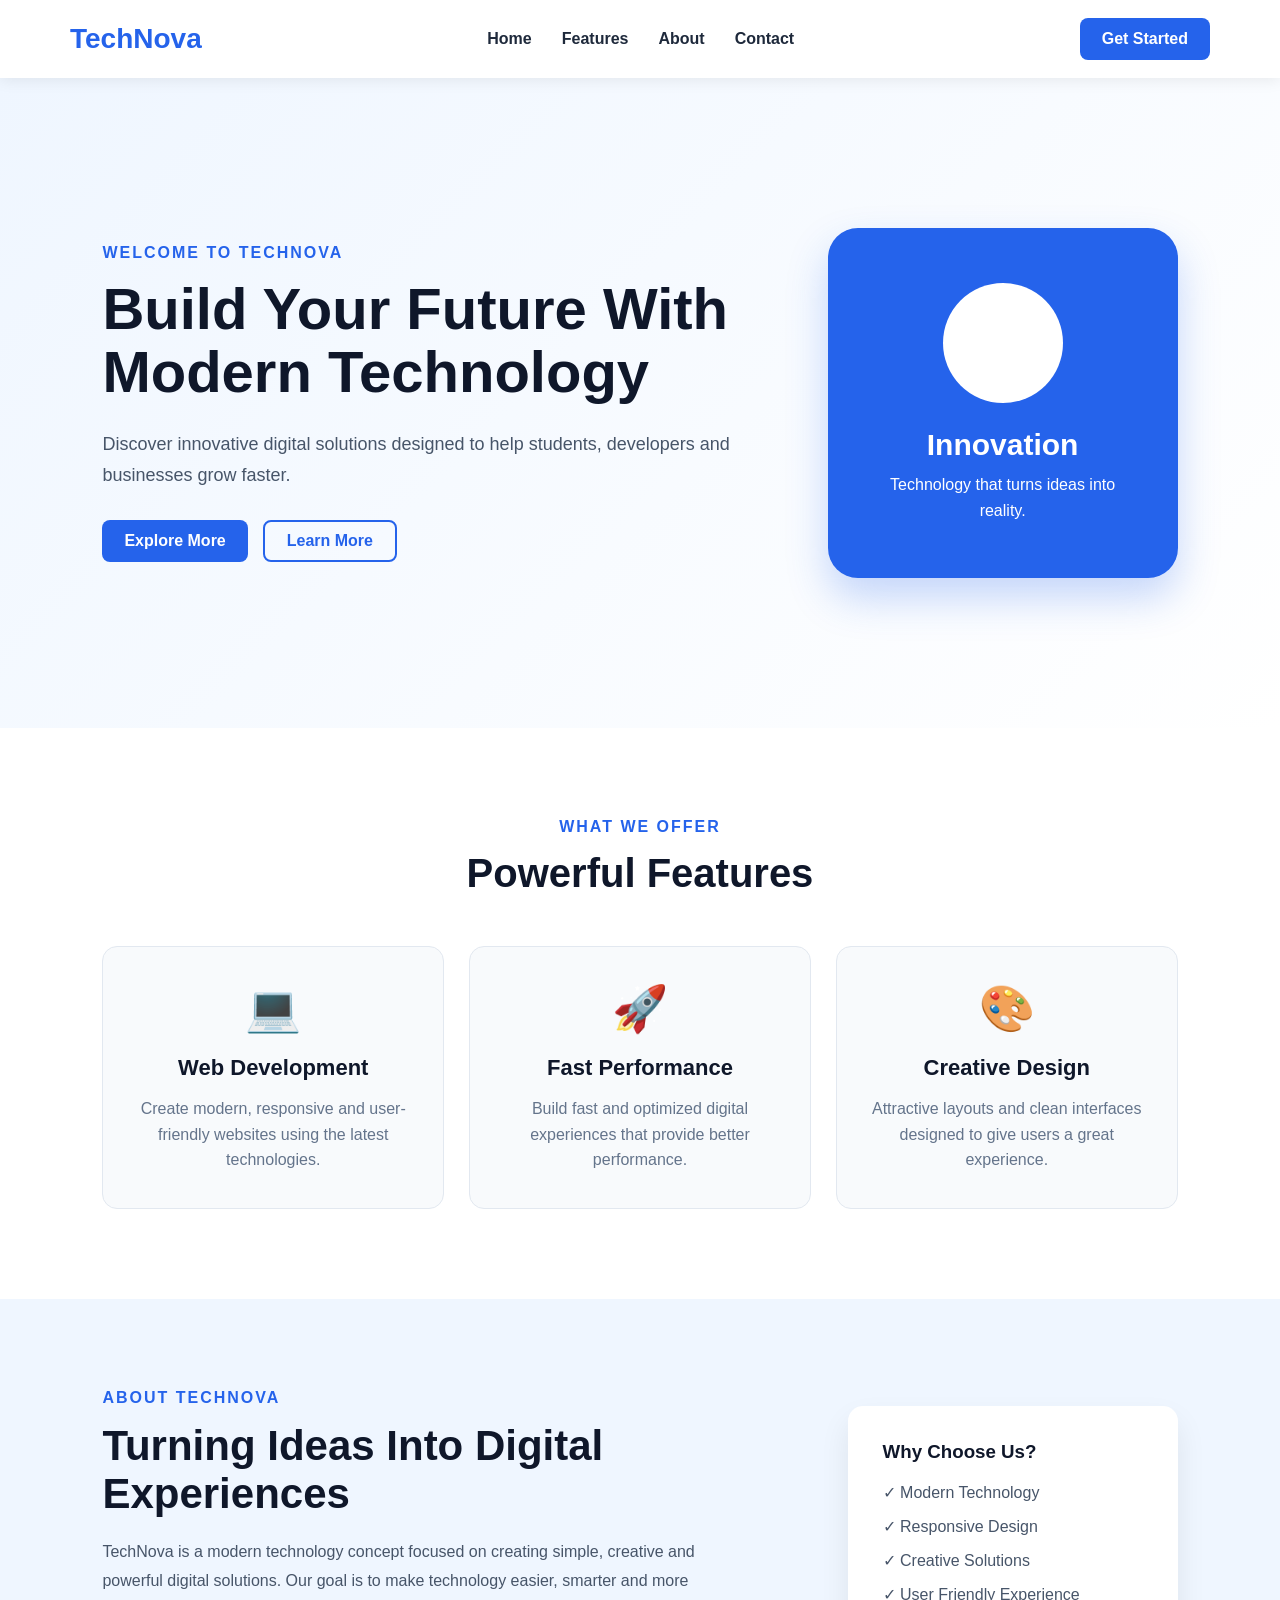
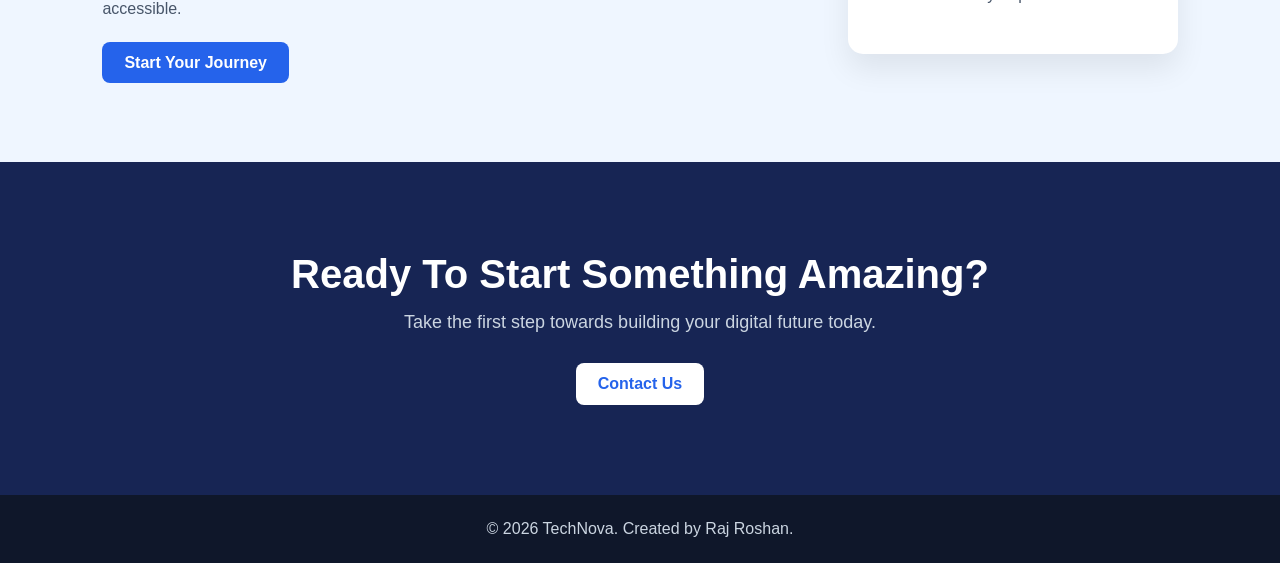
<file: index.html>
<!DOCTYPE html>
<html lang="en">
<head>
    <meta charset="UTF-8">
    <meta name="viewport" content="width=device-width, initial-scale=1.0">
    <title>TechNova - Landing Page</title>
    <link rel="stylesheet" href="style.css">
</head>

<body>

    <!-- Navigation -->
    <header>
        <nav class="navbar">
            <div class="logo">TechNova</div>

            <ul class="nav-links">
                <li><a href="#home">Home</a></li>
                <li><a href="#features">Features</a></li>
                <li><a href="#about">About</a></li>
                <li><a href="#contact">Contact</a></li>
            </ul>

            <a href="#contact" class="nav-btn">Get Started</a>
        </nav>
    </header>

    <!-- Hero Section -->
    <section class="hero" id="home">
        <div class="hero-content">
            <p class="small-title">WELCOME TO TECHNOVA</p>

            <h1>Build Your Future With Modern Technology</h1>

            <p class="hero-text">
                Discover innovative digital solutions designed to help
                students, developers and businesses grow faster.
            </p>

            <div class="hero-buttons">
                <a href="#features" class="primary-btn">Explore More</a>
                <a href="#about" class="secondary-btn">Learn More</a>
            </div>
        </div>

        <div class="hero-card">
            <div class="circle"></div>
            <h2>Innovation</h2>
            <p>Technology that turns ideas into reality.</p>
        </div>
    </section>

    <!-- Features -->
    <section class="features" id="features">
        <div class="section-heading">
            <p>WHAT WE OFFER</p>
            <h2>Powerful Features</h2>
        </div>

        <div class="feature-container">

            <div class="feature-card">
                <div class="icon">💻</div>
                <h3>Web Development</h3>
                <p>
                    Create modern, responsive and user-friendly websites
                    using the latest technologies.
                </p>
            </div>

            <div class="feature-card">
                <div class="icon">🚀</div>
                <h3>Fast Performance</h3>
                <p>
                    Build fast and optimized digital experiences that
                    provide better performance.
                </p>
            </div>

            <div class="feature-card">
                <div class="icon">🎨</div>
                <h3>Creative Design</h3>
                <p>
                    Attractive layouts and clean interfaces designed
                    to give users a great experience.
                </p>
            </div>

        </div>
    </section>

    <!-- About -->
    <section class="about" id="about">
        <div class="about-text">
            <p class="section-label">ABOUT TECHNOVA</p>

            <h2>Turning Ideas Into Digital Experiences</h2>

            <p>
                TechNova is a modern technology concept focused on creating
                simple, creative and powerful digital solutions. Our goal is
                to make technology easier, smarter and more accessible.
            </p>

            <a href="#contact" class="primary-btn">Start Your Journey</a>
        </div>

        <div class="about-box">
            <h3>Why Choose Us?</h3>
            <p>✓ Modern Technology</p>
            <p>✓ Responsive Design</p>
            <p>✓ Creative Solutions</p>
            <p>✓ User Friendly Experience</p>
        </div>
    </section>

    <!-- Call To Action -->
    <section class="cta" id="contact">
        <h2>Ready To Start Something Amazing?</h2>

        <p>
            Take the first step towards building your digital future today.
        </p>

        <a href="mailto:rajroshanktr91@gmail.com" class="cta-btn">
            Contact Us
        </a>
    </section>

    <!-- Footer -->
    <footer>
        <p>© 2026 TechNova. Created by Raj Roshan.</p>
    </footer>

</body>
</html>
</file>
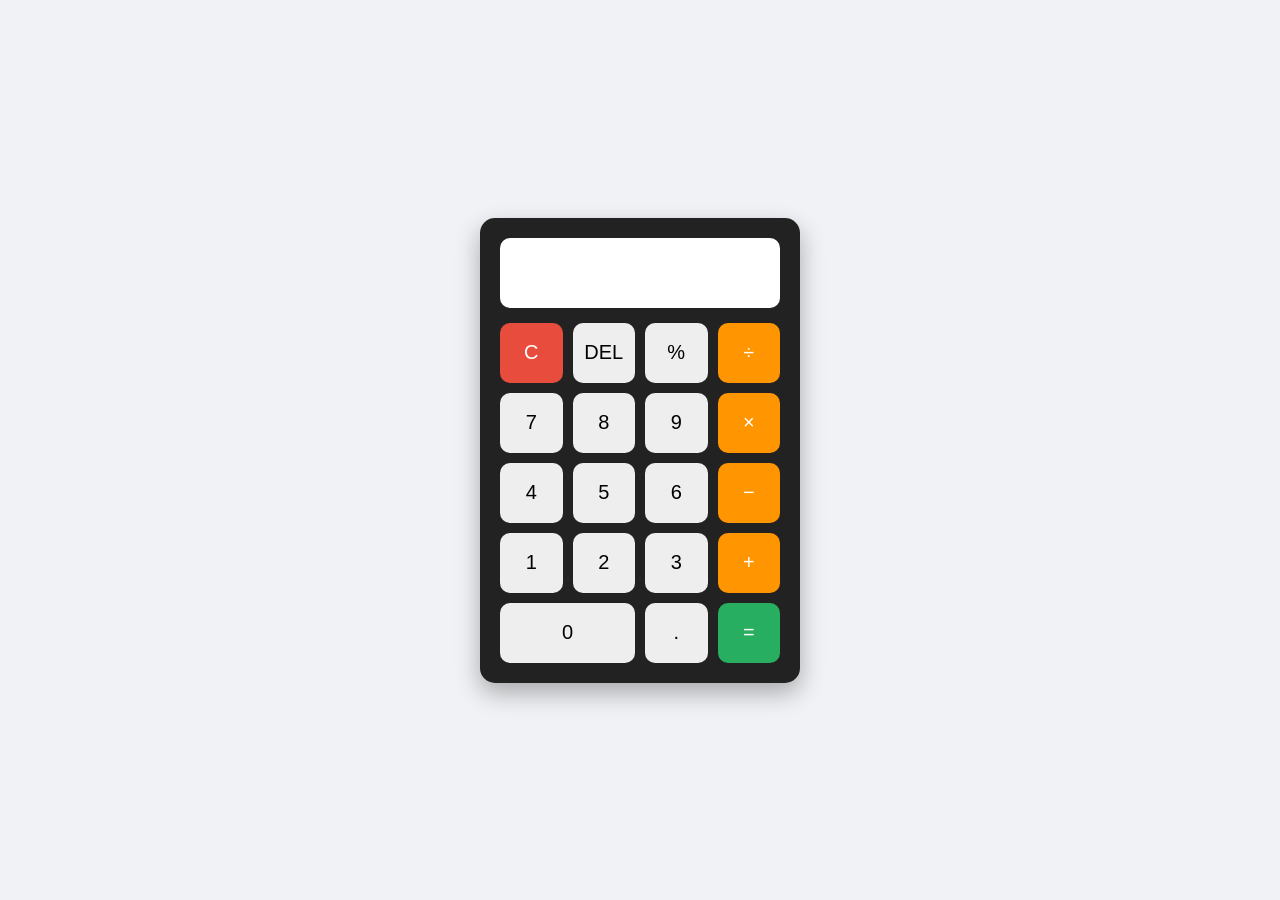
<file: Task3-Calculator/index.html>
<!DOCTYPE html>
<html lang="en">
<head>
    <meta charset="UTF-8">
    <meta name="viewport" content="width=device-width, initial-scale=1.0">
    <title>Calculator</title>
    <link rel="stylesheet" href="style.css">
</head>

<body>

<div class="calculator">
    <input type="text" id="display" readonly>

    <div class="buttons">
        <button onclick="clearDisplay()" class="clear">C</button>
        <button onclick="deleteLast()">DEL</button>
        <button onclick="appendValue('%')">%</button>
        <button onclick="appendValue('/')" class="operator">÷</button>

        <button onclick="appendValue('7')">7</button>
        <button onclick="appendValue('8')">8</button>
        <button onclick="appendValue('9')">9</button>
        <button onclick="appendValue('*')" class="operator">×</button>

        <button onclick="appendValue('4')">4</button>
        <button onclick="appendValue('5')">5</button>
        <button onclick="appendValue('6')">6</button>
        <button onclick="appendValue('-')" class="operator">−</button>

        <button onclick="appendValue('1')">1</button>
        <button onclick="appendValue('2')">2</button>
        <button onclick="appendValue('3')">3</button>
        <button onclick="appendValue('+')" class="operator">+</button>

        <button onclick="appendValue('0')" class="zero">0</button>
        <button onclick="appendValue('.')">.</button>
        <button onclick="calculate()" class="equal">=</button>
    </div>
</div>

<script>
    const display = document.getElementById("display");

    function appendValue(value) {
        display.value += value;
    }

    function clearDisplay() {
        display.value = "";
    }

    function deleteLast() {
        display.value = display.value.slice(0, -1);
    }

    function calculate() {
        try {
            display.value = eval(display.value);
        } catch {
            display.value = "Error";
        }
    }
</script>

</body>
</html>
</file>
<file: style.css>
* {
    margin: 0;
    padding: 0;
    box-sizing: border-box;
    scroll-behavior: smooth;
}

body {
    font-family: Arial, Helvetica, sans-serif;
    color: #172554;
    background: #ffffff;
}

/* Navbar */

header {
    width: 100%;
    background: #ffffff;
    box-shadow: 0 2px 15px rgba(0, 0, 0, 0.08);
    position: sticky;
    top: 0;
    z-index: 1000;
}

.navbar {
    max-width: 1200px;
    margin: auto;
    padding: 18px 30px;
    display: flex;
    align-items: center;
    justify-content: space-between;
}

.logo {
    font-size: 28px;
    font-weight: bold;
    color: #2563eb;
}

.nav-links {
    display: flex;
    gap: 30px;
    list-style: none;
}

.nav-links a {
    text-decoration: none;
    color: #1e293b;
    font-weight: 600;
}

.nav-links a:hover {
    color: #2563eb;
}

.nav-btn,
.primary-btn,
.cta-btn {
    text-decoration: none;
    background: #2563eb;
    color: white;
    padding: 12px 22px;
    border-radius: 8px;
    font-weight: bold;
}

.nav-btn:hover,
.primary-btn:hover,
.cta-btn:hover {
    background: #1d4ed8;
}

/* Hero */

.hero {
    min-height: 650px;
    padding: 80px 8%;
    display: flex;
    align-items: center;
    justify-content: space-between;
    gap: 60px;
    background: linear-gradient(135deg, #eff6ff, #ffffff);
}

.hero-content {
    max-width: 650px;
}

.small-title,
.section-label,
.section-heading p {
    color: #2563eb;
    font-weight: bold;
    letter-spacing: 2px;
    margin-bottom: 15px;
}

.hero h1 {
    font-size: 58px;
    line-height: 1.1;
    margin-bottom: 25px;
    color: #0f172a;
}

.hero-text {
    font-size: 18px;
    line-height: 1.7;
    color: #475569;
    margin-bottom: 30px;
}

.hero-buttons {
    display: flex;
    gap: 15px;
}

.secondary-btn {
    text-decoration: none;
    border: 2px solid #2563eb;
    color: #2563eb;
    padding: 10px 22px;
    border-radius: 8px;
    font-weight: bold;
}

.secondary-btn:hover {
    background: #2563eb;
    color: white;
}

/* Hero Card */

.hero-card {
    width: 350px;
    height: 350px;
    border-radius: 30px;
    background: #2563eb;
    color: white;
    display: flex;
    flex-direction: column;
    justify-content: center;
    align-items: center;
    text-align: center;
    box-shadow: 0 20px 40px rgba(37, 99, 235, 0.25);
}

.circle {
    width: 120px;
    height: 120px;
    border-radius: 50%;
    background: white;
    margin-bottom: 25px;
}

.hero-card h2 {
    font-size: 30px;
    margin-bottom: 10px;
}

.hero-card p {
    width: 240px;
    line-height: 1.6;
}

/* Features */

.features {
    padding: 90px 8%;
    text-align: center;
}

.section-heading h2 {
    font-size: 40px;
    color: #0f172a;
    margin-bottom: 50px;
}

.feature-container {
    max-width: 1100px;
    margin: auto;
    display: grid;
    grid-template-columns: repeat(3, 1fr);
    gap: 25px;
}

.feature-card {
    padding: 35px 25px;
    border-radius: 15px;
    background: #f8fafc;
    border: 1px solid #e2e8f0;
    transition: 0.3s;
}

.feature-card:hover {
    transform: translateY(-8px);
    box-shadow: 0 15px 30px rgba(0, 0, 0, 0.08);
}

.icon {
    font-size: 45px;
    margin-bottom: 20px;
}

.feature-card h3 {
    font-size: 22px;
    margin-bottom: 15px;
    color: #0f172a;
}

.feature-card p {
    line-height: 1.6;
    color: #64748b;
}

/* About */

.about {
    padding: 90px 8%;
    background: #eff6ff;
    display: flex;
    align-items: center;
    justify-content: space-between;
    gap: 60px;
}

.about-text {
    max-width: 650px;
}

.about h2 {
    font-size: 42px;
    color: #0f172a;
    margin-bottom: 20px;
}

.about-text > p:not(.section-label) {
    color: #475569;
    line-height: 1.8;
    margin-bottom: 30px;
}

.about-box {
    background: white;
    padding: 35px;
    width: 330px;
    border-radius: 15px;
    box-shadow: 0 15px 30px rgba(0, 0, 0, 0.08);
}

.about-box h3 {
    margin-bottom: 20px;
    color: #0f172a;
}

.about-box p {
    margin: 15px 0;
    color: #475569;
}

/* CTA */

.cta {
    text-align: center;
    padding: 90px 20px;
    background: #172554;
    color: white;
}

.cta h2 {
    font-size: 40px;
    margin-bottom: 15px;
}

.cta p {
    font-size: 18px;
    margin-bottom: 30px;
    color: #cbd5e1;
}

.cta-btn {
    display: inline-block;
    background: white;
    color: #2563eb;
}

.cta-btn:hover {
    background: #dbeafe;
}

/* Footer */

footer {
    padding: 25px;
    text-align: center;
    background: #0f172a;
    color: #cbd5e1;
}

/* Responsive */

@media (max-width: 850px) {

    .nav-links {
        display: none;
    }

    .hero {
        flex-direction: column;
        text-align: center;
    }

    .hero h1 {
        font-size: 42px;
    }

    .hero-buttons {
        justify-content: center;
    }

    .feature-container {
        grid-template-columns: 1fr;
    }

    .about {
        flex-direction: column;
        text-align: center;
    }

    .about-box {
        width: 100%;
    }
}
</file>
<file: Task3-Calculator/style.css>
* {
    margin: 0;
    padding: 0;
    box-sizing: border-box;
}

body {
    min-height: 100vh;
    display: flex;
    justify-content: center;
    align-items: center;
    background: #f0f2f5;
    font-family: Arial, sans-serif;
}

.calculator {
    width: 320px;
    padding: 20px;
    background: #222;
    border-radius: 15px;
    box-shadow: 0 10px 25px rgba(0, 0, 0, 0.3);
}

#display {
    width: 100%;
    height: 70px;
    margin-bottom: 15px;
    padding: 10px;
    border: none;
    border-radius: 10px;
    background: #fff;
    font-size: 30px;
    text-align: right;
    outline: none;
}

.buttons {
    display: grid;
    grid-template-columns: repeat(4, 1fr);
    gap: 10px;
}

button {
    height: 60px;
    border: none;
    border-radius: 10px;
    font-size: 20px;
    cursor: pointer;
    background: #eee;
}

button:hover {
    opacity: 0.8;
}

.operator {
    background: #ff9500;
    color: white;
}

.clear {
    background: #e74c3c;
    color: white;
}

.equal {
    background: #27ae60;
    color: white;
}

.zero {
    grid-column: span 2;
}
</file>
